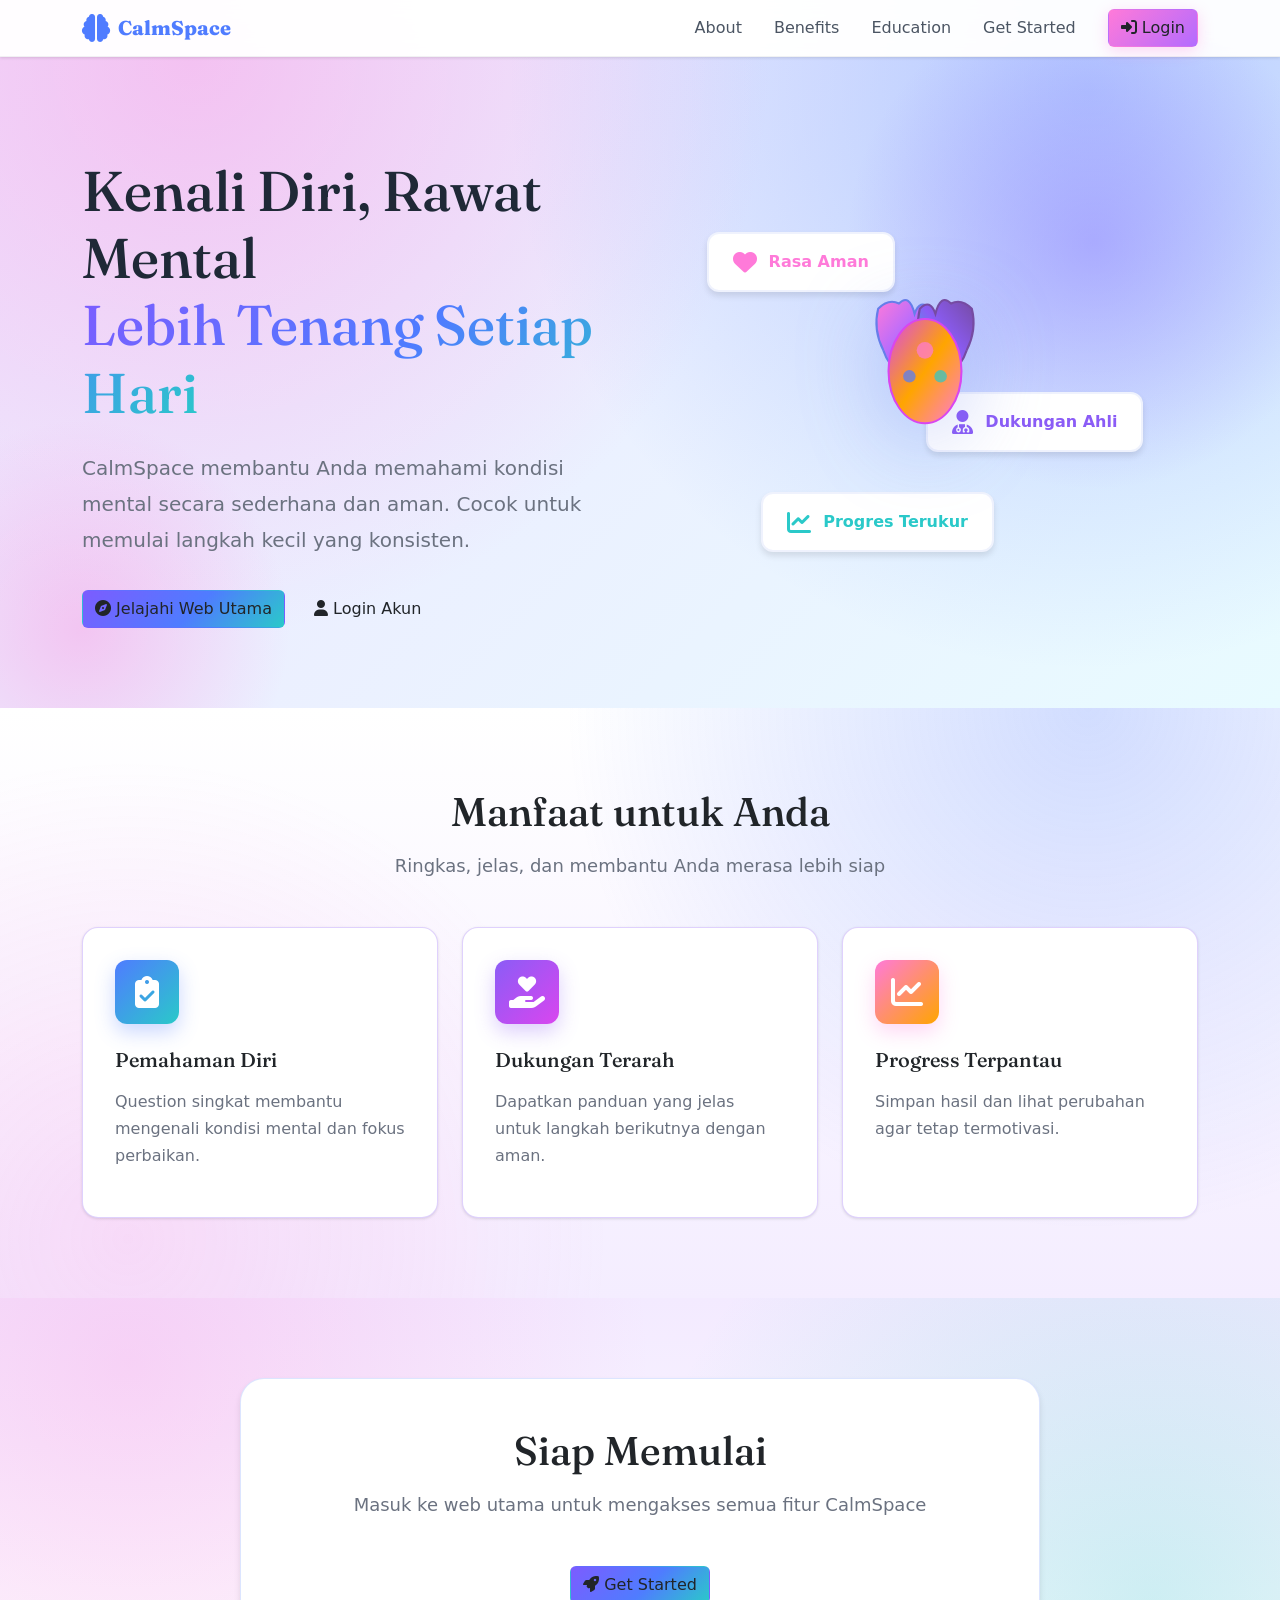
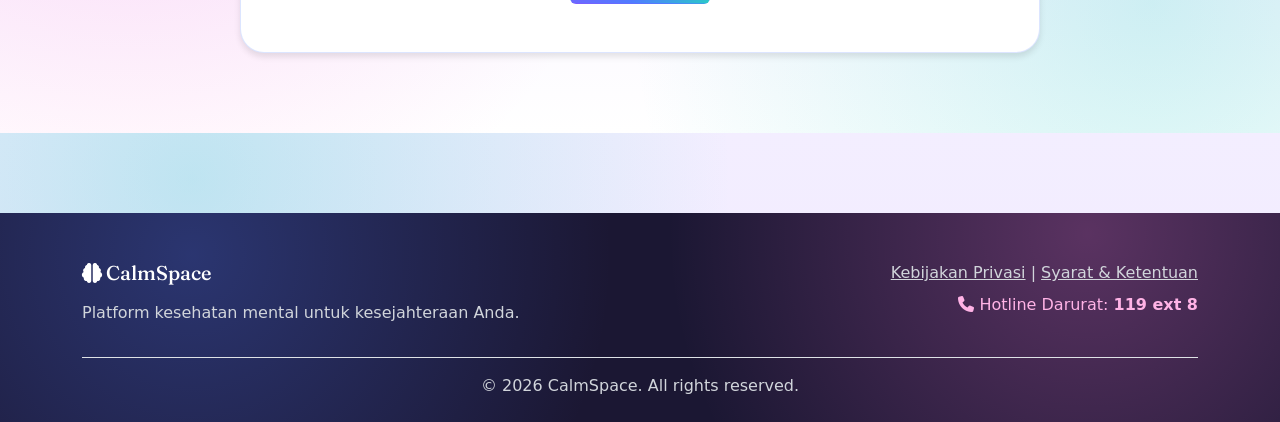
<file: index.html>
<!DOCTYPE html>
<html lang="id">
<head>
    <meta charset="UTF-8">
    <meta name="viewport" content="width=device-width, initial-scale=1.0">
    <meta name="description" content="CalmSpace - Platform kesehatan mental untuk asesmen dan dukungan">
    <meta name="keywords" content="kesehatan mental, mental health, psikologi, konseling">
    <title>CalmSpace - Kenali dan Jaga Kesehatan Mental</title>

    <link rel="stylesheet" href="base.css">
    <link rel="stylesheet" href="index.css">
    <link href="https://cdn.jsdelivr.net/npm/bootstrap@5.3.0/dist/css/bootstrap.min.css" rel="stylesheet">
    <link href="https://fonts.googleapis.com/css2?family=Fraunces:wght@600;700;800&family=Space+Grotesk:wght@400;500;600;700&display=swap" rel="stylesheet">
    <link rel="stylesheet" href="https://cdnjs.cloudflare.com/ajax/libs/font-awesome/6.4.0/css/all.min.css">
</head>
<body>
    <nav class="navbar navbar-expand-lg navbar-light sticky-top">
        <div class="container">
            <a class="navbar-brand" href="index.html">
                <i class="fas fa-brain"></i> CalmSpace
            </a>
            <button class="navbar-toggler" type="button" data-bs-toggle="collapse" data-bs-target="#navbarNav">
                <span class="navbar-toggler-icon"></span>
            </button>
            <div class="collapse navbar-collapse" id="navbarNav">
                <ul class="navbar-nav ms-auto">
                    <li class="nav-item"><a class="nav-link" href="#kenalan">About</a></li>
                    <li class="nav-item"><a class="nav-link" href="#manfaat">Benefits</a></li>
                    <li class="nav-item"><a class="nav-link" href="education.html">Education</a></li>
                    <li class="nav-item"><a class="nav-link" href="#mulai">Get Started</a></li>
                </ul>
                <div class="ms-3 auth-buttons">
                    <div class="auth-hidden">
                        <a href="login.html" class="btn btn-login">
                            <i class="fas fa-sign-in-alt"></i> Login
                        </a>
                    </div>
                </div>
            </div>
        </div>
    </nav>

    <section class="intro" id="kenalan">
        <div class="container">
            <div class="row align-items-center">
                <div class="col-lg-6">
                    <div class="intro-content">
                        <h1 class="intro-title">
                            Kenali Diri, Rawat Mental<br>
                            <span class="gradient-text">Lebih Tenang Setiap Hari</span>
                        </h1>
                        <p class="intro-subtitle">
                            CalmSpace membantu Anda memahami kondisi mental secara sederhana dan aman. Cocok untuk memulai langkah kecil yang konsisten.
                        </p>
                        <div class="intro-buttons">
                            <a href="main.html" class="btn btn-primary-custom">
                                <i class="fas fa-compass"></i> Jelajahi Web Utama
                            </a>
                            <a href="login.html" class="btn btn-outline-custom">
                                <i class="fas fa-user"></i> Login Akun
                            </a>
                        </div>
                    </div>
                </div>
                <div class="col-lg-6">
                    <div class="intro-illustration">
                        <div class="floating-card card-1">
                            <i class="fas fa-heart"></i>
                            <span>Rasa Aman</span>
                        </div>
                        <div class="floating-card card-2">
                            <i class="fas fa-user-md"></i>
                            <span>Dukungan Ahli</span>
                        </div>
                        <div class="floating-card card-3">
                            <i class="fas fa-chart-line"></i>
                            <span>Progres Terukur</span>
                        </div>
                        <div class="intro-main-icon">
                            <svg class="brain-icon" viewBox="0 0 200 240" xmlns="http://www.w3.org/2000/svg">
                                <!-- Left hemisphere -->
                                <g class="brain-left">
                                    <path d="M 60 80 Q 50 60 55 40 Q 65 30 75 35 Q 85 25 90 45 Q 95 30 105 40 Q 110 60 100 80 Q 90 95 75 100 Q 65 95 60 80" 
                                          fill="url(#gradientLeft)" stroke="#667eea" stroke-width="2"/>
                                </g>
                                <!-- Right hemisphere -->
                                <g class="brain-right">
                                    <path d="M 140 80 Q 150 60 145 40 Q 135 30 125 35 Q 115 25 110 45 Q 105 30 95 40 Q 90 60 100 80 Q 110 95 125 100 Q 135 95 140 80" 
                                          fill="url(#gradientRight)" stroke="#764ba2" stroke-width="2"/>
                                </g>
                                <!-- Brain core -->
                                <ellipse cx="100" cy="100" rx="35" ry="50" fill="url(#gradientCore)" stroke="#D946EF" stroke-width="2" class="brain-core"/>
                                <!-- Pulsing orbs -->
                                <circle cx="100" cy="80" r="8" fill="#FF7AD9" opacity="0.7" class="pulse-1"/>
                                <circle cx="85" cy="105" r="6" fill="#4F7CFF" opacity="0.7" class="pulse-2"/>
                                <circle cx="115" cy="105" r="6" fill="#2AC9C9" opacity="0.7" class="pulse-3"/>
                                <!-- Defs for gradients -->
                                <defs>
                                    <linearGradient id="gradientLeft" x1="0%" y1="0%" x2="100%" y2="100%">
                                        <stop offset="0%" stop-color="#FF7AD9" />
                                        <stop offset="50%" stop-color="#B36BFF" />
                                        <stop offset="100%" stop-color="#667eea" />
                                    </linearGradient>
                                    <linearGradient id="gradientRight" x1="100%" y1="0%" x2="0%" y2="100%">
                                        <stop offset="0%" stop-color="#764ba2" />
                                        <stop offset="50%" stop-color="#8B5CF6" />
                                        <stop offset="100%" stop-color="#2AC9C9" />
                                    </linearGradient>
                                    <linearGradient id="gradientCore" x1="0%" y1="0%" x2="100%" y2="100%">
                                        <stop offset="0%" stop-color="#D946EF" />
                                        <stop offset="50%" stop-color="#FFA500" />
                                        <stop offset="100%" stop-color="#FF7AD9" />
                                    </linearGradient>
                                </defs>
                            </svg>
                        </div>
                    </div>
                </div>
            </div>
        </div>
    </section>

    <section class="features" id="manfaat">
        <div class="container">
            <div class="section-header">
                <h2>Manfaat untuk Anda</h2>
                <p>Ringkas, jelas, dan membantu Anda merasa lebih siap</p>
            </div>
            <div class="row g-4">
                <div class="col-md-4">
                    <div class="feature-card">
                        <div class="feature-icon icon-blue">
                            <i class="fas fa-clipboard-check"></i>
                        </div>
                        <h3>Pemahaman Diri</h3>
                        <p>Question singkat membantu mengenali kondisi mental dan fokus perbaikan.</p>
                    </div>
                </div>
                <div class="col-md-4">
                    <div class="feature-card">
                        <div class="feature-icon icon-purple">
                            <i class="fas fa-hand-holding-heart"></i>
                        </div>
                        <h3>Dukungan Terarah</h3>
                        <p>Dapatkan panduan yang jelas untuk langkah berikutnya dengan aman.</p>
                    </div>
                </div>
                <div class="col-md-4">
                    <div class="feature-card">
                        <div class="feature-icon icon-pink">
                            <i class="fas fa-chart-line"></i>
                        </div>
                        <h3>Progress Terpantau</h3>
                        <p>Simpan hasil dan lihat perubahan agar tetap termotivasi.</p>
                    </div>
                </div>
            </div>
        </div>
    </section>

    <section class="quiz-section" id="mulai">
        <div class="container">
            <div class="quiz-wrapper">
                <div class="section-header">
                    <h2>Siap Memulai</h2>
                    <p>Masuk ke web utama untuk mengakses semua fitur CalmSpace</p>
                </div>
                <div class="text-center">
                    <a href="main.html" class="btn btn-primary-custom">
                        <i class="fas fa-rocket"></i> Get Started
                    </a>
                </div>
            </div>
        </div>
    </section>

    <footer class="footer">
        <div class="container">
            <div class="row">
                <div class="col-md-6">
                    <h5><i class="fas fa-brain"></i> CalmSpace</h5>
                    <p>Platform kesehatan mental untuk kesejahteraan Anda.</p>
                </div>
                <div class="col-md-6 text-md-end">
                    <p class="mb-2">
                        <a href="#privacy">Kebijakan Privasi</a> |
                        <a href="#terms">Syarat & Ketentuan</a>
                    </p>
                    <p class="hotline">
                        <i class="fas fa-phone"></i> Hotline Darurat: <strong>119 ext 8</strong>
                    </p>
                </div>
            </div>
            <div class="text-center mt-3 pt-3 border-top">
                <p class="mb-0">&copy; 2026 CalmSpace. All rights reserved.</p>
            </div>
        </div>
    </footer>

    <script src="https://cdn.jsdelivr.net/npm/bootstrap@5.3.0/dist/js/bootstrap.bundle.min.js"></script>
</body>
</html>
</file>
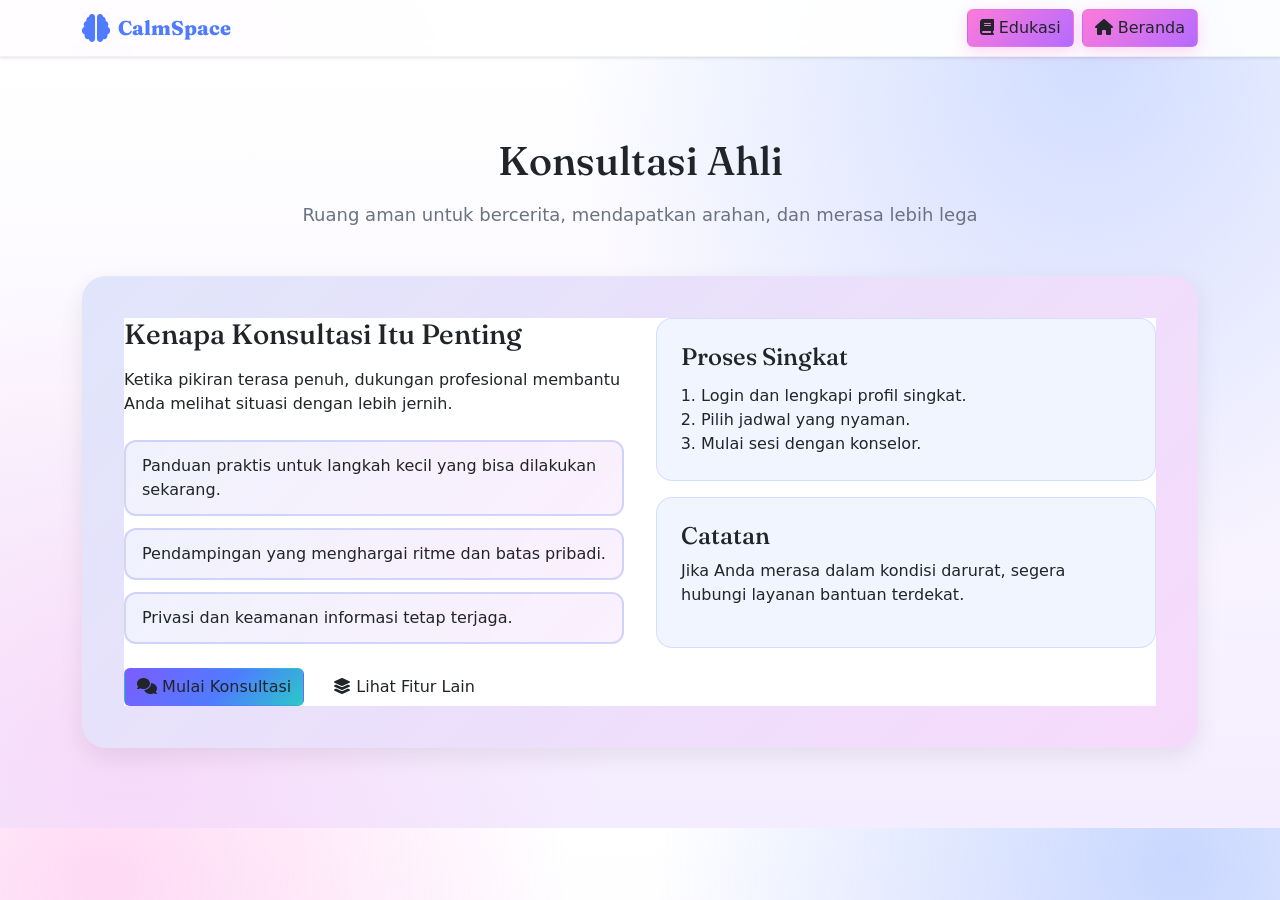
<file: consultation.html>
<!DOCTYPE html>
<html lang="id">
<head>
    <meta charset="UTF-8">
    <meta name="viewport" content="width=device-width, initial-scale=1.0">
    <meta name="description" content="CalmSpace - Konsultasi ahli">
    <title>Konsultasi Ahli - CalmSpace</title>

    <link rel="stylesheet" href="base.css">
    <link rel="stylesheet" href="consultation.css">
    <link href="https://cdn.jsdelivr.net/npm/bootstrap@5.3.0/dist/css/bootstrap.min.css" rel="stylesheet">
    <link href="https://fonts.googleapis.com/css2?family=Fraunces:wght@600;700;800&family=Space+Grotesk:wght@400;500;600;700&display=swap" rel="stylesheet">
    <link rel="stylesheet" href="https://cdnjs.cloudflare.com/ajax/libs/font-awesome/6.4.0/css/all.min.css">
</head>
<body>
    <nav class="navbar navbar-expand-lg navbar-light sticky-top">
        <div class="container">
            <a class="navbar-brand" href="index.html">
                <i class="fas fa-brain"></i> CalmSpace
            </a>
            <div class="ms-auto d-flex gap-2">
                <a href="education.html" class="btn btn-login">
                    <i class="fas fa-book"></i> Edukasi
                </a>
                <a href="index.html" class="btn btn-login">
                    <i class="fas fa-home"></i> Beranda
                </a>
            </div>
        </div>
    </nav>

    <section class="features">
        <div class="container">
            <div class="section-header">
                <h2>Konsultasi Ahli</h2>
                <p>Ruang aman untuk bercerita, mendapatkan arahan, dan merasa lebih lega</p>
            </div>

            <div class="consultation-hero">
                <div class="consultation-content">
                    <h3>Kenapa Konsultasi Itu Penting</h3>
                    <p>Ketika pikiran terasa penuh, dukungan profesional membantu Anda melihat situasi dengan lebih jernih.</p>
                    <ul class="consultation-points">
                        <li>Panduan praktis untuk langkah kecil yang bisa dilakukan sekarang.</li>
                        <li>Pendampingan yang menghargai ritme dan batas pribadi.</li>
                        <li>Privasi dan keamanan informasi tetap terjaga.</li>
                    </ul>
                    <div class="consultation-actions">
                        <a href="login.html" class="btn btn-primary-custom">
                            <i class="fas fa-comments"></i> Mulai Konsultasi
                        </a>
                        <a href="main.html" class="btn btn-outline-custom">
                            <i class="fas fa-layer-group"></i> Lihat Fitur Lain
                        </a>
                    </div>
                </div>
                <div class="consultation-aside">
                    <div class="consultation-highlight">
                        <h4>Proses Singkat</h4>
                        <ol class="consultation-steps">
                            <li>Login dan lengkapi profil singkat.</li>
                            <li>Pilih jadwal yang nyaman.</li>
                            <li>Mulai sesi dengan konselor.</li>
                        </ol>
                    </div>
                    <div class="consultation-note">
                        <h4>Catatan</h4>
                        <p>Jika Anda merasa dalam kondisi darurat, segera hubungi layanan bantuan terdekat.</p>
                    </div>
                </div>
            </div>
        </div>
    </section>

    <script src="https://cdn.jsdelivr.net/npm/bootstrap@5.3.0/dist/js/bootstrap.bundle.min.js"></script>
</body>
</html>
</file>
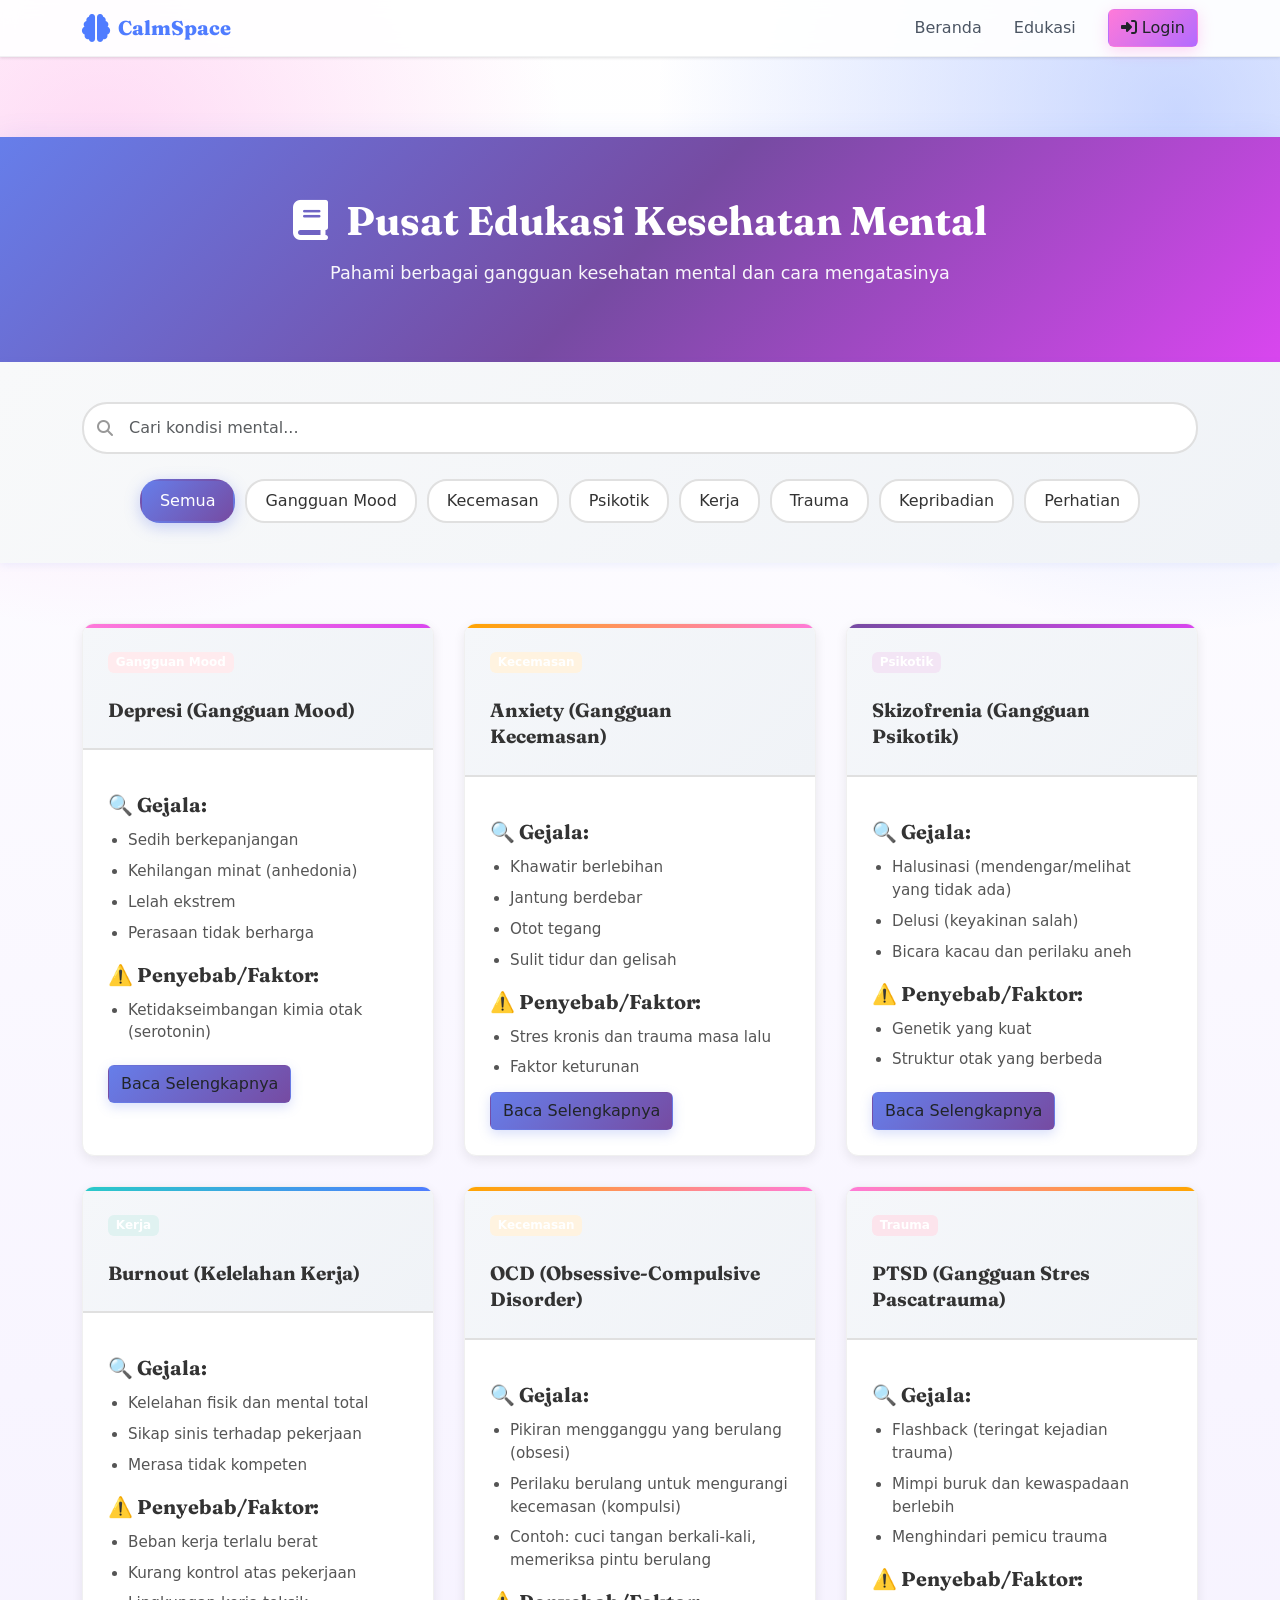
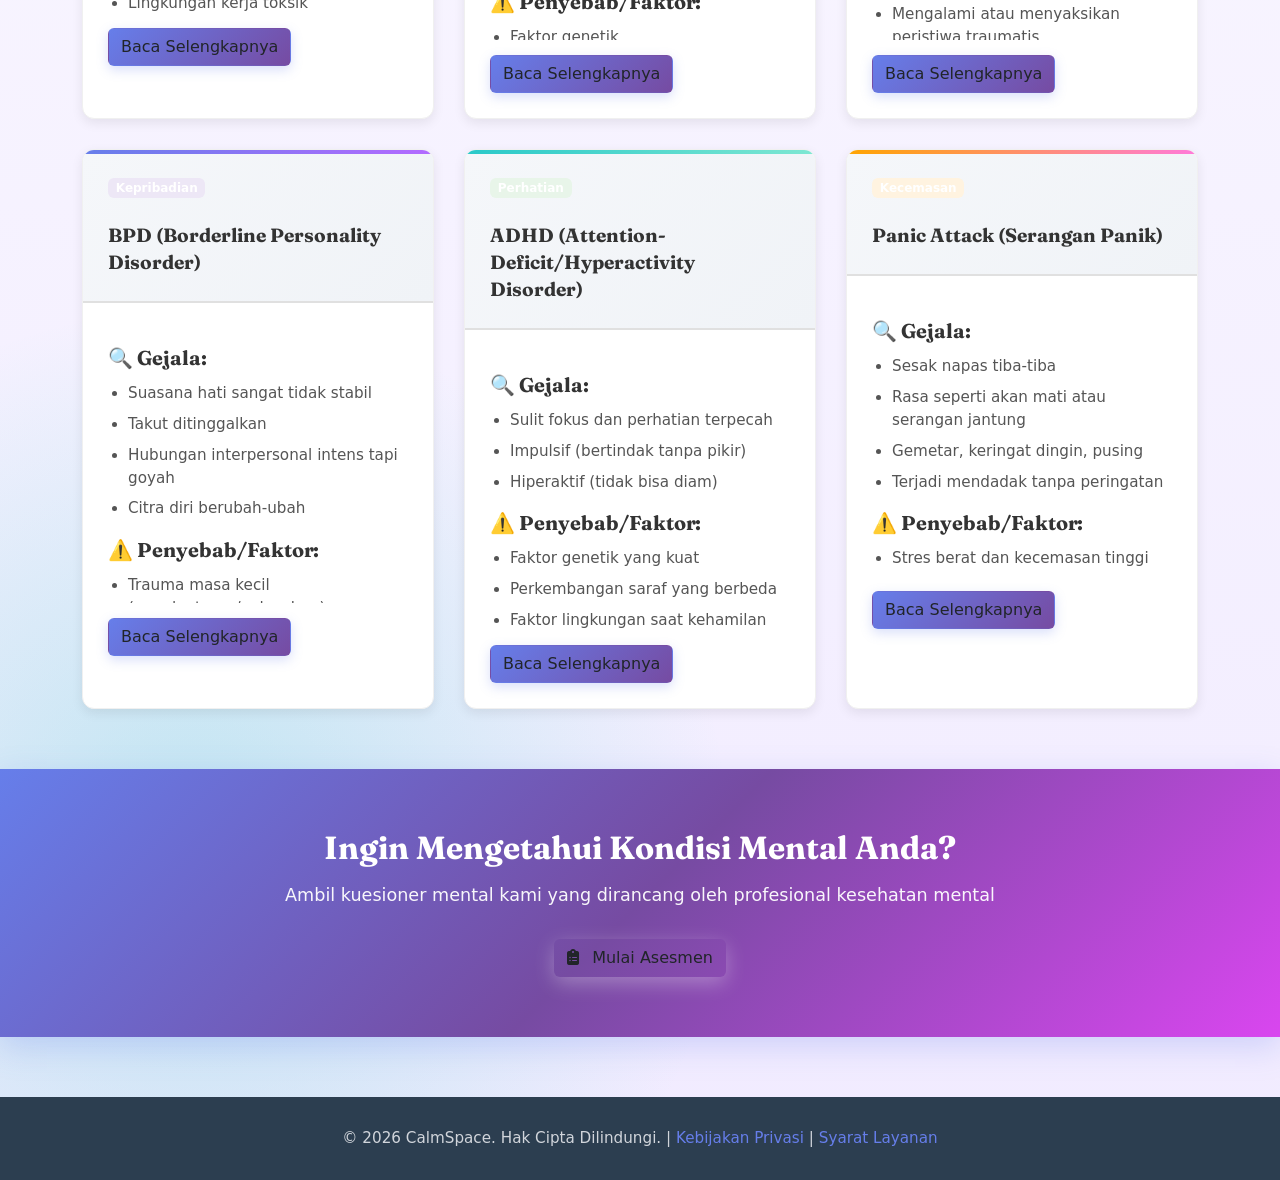
<file: education.html>
<!DOCTYPE html>
<html lang="id">
<head>
    <meta charset="UTF-8">
    <meta name="viewport" content="width=device-width, initial-scale=1.0">
    <meta name="description" content="CalmSpace - Edukasi kesehatan mental dan tips wellness">
    <title>Edukasi - CalmSpace</title>

    <!-- External CSS -->
    <link rel="stylesheet" href="base.css">
    <link rel="stylesheet" href="education.css">

    <!-- Bootstrap CSS -->
    <link href="https://cdn.jsdelivr.net/npm/bootstrap@5.3.0/dist/css/bootstrap.min.css" rel="stylesheet">

    <!-- Google Fonts -->
    <link href="https://fonts.googleapis.com/css2?family=Fraunces:wght@600;700;800&family=Space+Grotesk:wght@400;500;600;700&display=swap" rel="stylesheet">

    <!-- Font Awesome -->
    <link rel="stylesheet" href="https://cdnjs.cloudflare.com/ajax/libs/font-awesome/6.4.0/css/all.min.css">
</head>
<body>
    <!-- Navigation -->
    <nav class="navbar navbar-expand-lg navbar-light sticky-top">
        <div class="container">
            <a class="navbar-brand" href="index.html">
                <i class="fas fa-brain"></i> CalmSpace
            </a>
            <button class="navbar-toggler" type="button" data-bs-toggle="collapse" data-bs-target="#navbarNav">
                <span class="navbar-toggler-icon"></span>
            </button>
            <div class="collapse navbar-collapse" id="navbarNav">
                <ul class="navbar-nav ms-auto">
                    <li class="nav-item"><a class="nav-link" href="index.html">Beranda</a></li>
                    <li class="nav-item"><a class="nav-link active" href="education.html">Edukasi</a></li>
                </ul>
                <div class="ms-3 auth-buttons">
                    <div class="auth-hidden">
                        <a href="login.html" class="btn btn-login">
                            <i class="fas fa-sign-in-alt"></i> Login
                        </a>
                    </div>
                </div>
            </div>
        </div>
    </nav>

    <!-- Education Header -->
    <section class="education-header">
        <div class="container">
            <div class="header-content">
                <h1><i class="fas fa-book"></i> Pusat Edukasi Kesehatan Mental</h1>
                <p>Pahami berbagai gangguan kesehatan mental dan cara mengatasinya</p>
            </div>
        </div>
    </section>

    <!-- Search & Filter Section -->
    <section class="search-section">
        <div class="container">
            <div class="search-box">
                <input type="text" id="searchInput" placeholder="Cari kondisi mental..." class="form-control">
                <i class="fas fa-search"></i>
            </div>
            <div class="category-filters">
                <button class="filter-btn active" data-category="semua">Semua</button>
                <button class="filter-btn" data-category="mood">Gangguan Mood</button>
                <button class="filter-btn" data-category="anxiety">Kecemasan</button>
                <button class="filter-btn" data-category="psychotic">Psikotik</button>
                <button class="filter-btn" data-category="work">Kerja</button>
                <button class="filter-btn" data-category="trauma">Trauma</button>
                <button class="filter-btn" data-category="personality">Kepribadian</button>
                <button class="filter-btn" data-category="attention">Perhatian</button>
            </div>
        </div>
    </section>

    <!-- Education Content -->
    <section class="education-content">
        <div class="container">
            <div class="articles-grid">
                <!-- 1. Depresi -->
                <article class="article-card" data-category="mood">
                    <div class="article-header">
                        <span class="badge badge-mood">Gangguan Mood</span>
                        <h3>Depresi (Gangguan Mood)</h3>
                    </div>
                    <div class="article-body">
                        <h5>🔍 Gejala:</h5>
                        <ul>
                            <li>Sedih berkepanjangan</li>
                            <li>Kehilangan minat (anhedonia)</li>
                            <li>Lelah ekstrem</li>
                            <li>Perasaan tidak berharga</li>
                        </ul>
                        <h5>⚠️ Penyebab/Faktor:</h5>
                        <ul>
                            <li>Ketidakseimbangan kimia otak (serotonin)</li>
                            <li>Trauma dan faktor genetik</li>
                            <li>Tekanan ekonomi dan lingkungan</li>
                        </ul>
                        <h5>💡 Cara Mengatasi:</h5>
                        <ul>
                            <li><strong>Psikoterapi (CBT)</strong> - perubahan pola pikir</li>
                            <li><strong>Obat antidepresan</strong> - resep dokter</li>
                            <li><strong>Dukungan sosial</strong> dan aktivitas fisik ringan</li>
                        </ul>
                    </div>
                    <button class="btn btn-more" onclick="expandArticle(this)">Baca Selengkapnya</button>
                </article>

                <!-- 2. Anxiety Disorder -->
                <article class="article-card" data-category="anxiety">
                    <div class="article-header">
                        <span class="badge badge-anxiety">Kecemasan</span>
                        <h3>Anxiety (Gangguan Kecemasan)</h3>
                    </div>
                    <div class="article-body">
                        <h5>🔍 Gejala:</h5>
                        <ul>
                            <li>Khawatir berlebihan</li>
                            <li>Jantung berdebar</li>
                            <li>Otot tegang</li>
                            <li>Sulit tidur dan gelisah</li>
                        </ul>
                        <h5>⚠️ Penyebab/Faktor:</h5>
                        <ul>
                            <li>Stres kronis dan trauma masa lalu</li>
                            <li>Faktor keturunan</li>
                            <li>Konsumsi kafein/alkohol berlebih</li>
                        </ul>
                        <h5>💡 Cara Mengatasi:</h5>
                        <ul>
                            <li><strong>Teknik pernapasan</strong> dan meditasi</li>
                            <li><strong>Terapi paparan</strong> untuk mengurangi fobia</li>
                            <li><strong>Batasi pemicu stres</strong> dan istirahat cukup</li>
                        </ul>
                    </div>
                    <button class="btn btn-more" onclick="expandArticle(this)">Baca Selengkapnya</button>
                </article>

                <!-- 3. Skizofrenia -->
                <article class="article-card" data-category="psychotic">
                    <div class="article-header">
                        <span class="badge badge-psychotic">Psikotik</span>
                        <h3>Skizofrenia (Gangguan Psikotik)</h3>
                    </div>
                    <div class="article-body">
                        <h5>🔍 Gejala:</h5>
                        <ul>
                            <li>Halusinasi (mendengar/melihat yang tidak ada)</li>
                            <li>Delusi (keyakinan salah)</li>
                            <li>Bicara kacau dan perilaku aneh</li>
                        </ul>
                        <h5>⚠️ Penyebab/Faktor:</h5>
                        <ul>
                            <li>Genetik yang kuat</li>
                            <li>Struktur otak yang berbeda</li>
                            <li>Komplikasi kelahiran atau penggunaan narkoba</li>
                        </ul>
                        <h5>💡 Cara Mengatasi:</h5>
                        <ul>
                            <li><strong>Obat antipsikotik</strong> (wajib dan resep dokter)</li>
                            <li><strong>Terapi psikososial</strong></li>
                            <li><strong>Dukungan keluarga</strong> yang intens</li>
                        </ul>
                    </div>
                    <button class="btn btn-more" onclick="expandArticle(this)">Baca Selengkapnya</button>
                </article>

                <!-- 4. Burnout -->
                <article class="article-card" data-category="work">
                    <div class="article-header">
                        <span class="badge badge-work">Kerja</span>
                        <h3>Burnout (Kelelahan Kerja)</h3>
                    </div>
                    <div class="article-body">
                        <h5>🔍 Gejala:</h5>
                        <ul>
                            <li>Kelelahan fisik dan mental total</li>
                            <li>Sikap sinis terhadap pekerjaan</li>
                            <li>Merasa tidak kompeten</li>
                        </ul>
                        <h5>⚠️ Penyebab/Faktor:</h5>
                        <ul>
                            <li>Beban kerja terlalu berat</li>
                            <li>Kurang kontrol atas pekerjaan</li>
                            <li>Lingkungan kerja toksik</li>
                        </ul>
                        <h5>💡 Cara Mengatasi:</h5>
                        <ul>
                            <li><strong>Ambil cuti/istirahat</strong> berkala</li>
                            <li><strong>Tetapkan batasan (boundaries)</strong> kerja</li>
                            <li><strong>Delegasikan tugas</strong> dan atur prioritas</li>
                        </ul>
                    </div>
                    <button class="btn btn-more" onclick="expandArticle(this)">Baca Selengkapnya</button>
                </article>

                <!-- 5. OCD -->
                <article class="article-card" data-category="anxiety">
                    <div class="article-header">
                        <span class="badge badge-anxiety">Kecemasan</span>
                        <h3>OCD (Obsessive-Compulsive Disorder)</h3>
                    </div>
                    <div class="article-body">
                        <h5>🔍 Gejala:</h5>
                        <ul>
                            <li>Pikiran mengganggu yang berulang (obsesi)</li>
                            <li>Perilaku berulang untuk mengurangi kecemasan (kompulsi)</li>
                            <li>Contoh: cuci tangan berkali-kali, memeriksa pintu berulang</li>
                        </ul>
                        <h5>⚠️ Penyebab/Faktor:</h5>
                        <ul>
                            <li>Faktor genetik</li>
                            <li>Kelainan fungsi otak (frontal cortex)</li>
                            <li>Faktor lingkungan</li>
                        </ul>
                        <h5>💡 Cara Mengatasi:</h5>
                        <ul>
                            <li><strong>Terapi ERP</strong> (Exposure and Response Prevention)</li>
                            <li><strong>Obat-obatan</strong> dari dokter (SSRI)</li>
                            <li><strong>Terapi kognitif</strong> untuk pola pikir</li>
                        </ul>
                    </div>
                    <button class="btn btn-more" onclick="expandArticle(this)">Baca Selengkapnya</button>
                </article>

                <!-- 6. PTSD -->
                <article class="article-card" data-category="trauma">
                    <div class="article-header">
                        <span class="badge badge-trauma">Trauma</span>
                        <h3>PTSD (Gangguan Stres Pascatrauma)</h3>
                    </div>
                    <div class="article-body">
                        <h5>🔍 Gejala:</h5>
                        <ul>
                            <li>Flashback (teringat kejadian trauma)</li>
                            <li>Mimpi buruk dan kewaspadaan berlebih</li>
                            <li>Menghindari pemicu trauma</li>
                        </ul>
                        <h5>⚠️ Penyebab/Faktor:</h5>
                        <ul>
                            <li>Mengalami atau menyaksikan peristiwa traumatis</li>
                            <li>Kecelakaan, perang, pelecehan, kehilangan</li>
                        </ul>
                        <h5>💡 Cara Mengatasi:</h5>
                        <ul>
                            <li><strong>Terapi EMDR</strong> (Eye Movement Desensitization and Reprocessing)</li>
                            <li><strong>Psikoterapi trauma</strong> dan grounding techniques</li>
                            <li><strong>Obat-obatan</strong> jika diperlukan</li>
                        </ul>
                    </div>
                    <button class="btn btn-more" onclick="expandArticle(this)">Baca Selengkapnya</button>
                </article>

                <!-- 7. BPD -->
                <article class="article-card" data-category="personality">
                    <div class="article-header">
                        <span class="badge badge-personality">Kepribadian</span>
                        <h3>BPD (Borderline Personality Disorder)</h3>
                    </div>
                    <div class="article-body">
                        <h5>🔍 Gejala:</h5>
                        <ul>
                            <li>Suasana hati sangat tidak stabil</li>
                            <li>Takut ditinggalkan</li>
                            <li>Hubungan interpersonal intens tapi goyah</li>
                            <li>Citra diri berubah-ubah</li>
                        </ul>
                        <h5>⚠️ Penyebab/Faktor:</h5>
                        <ul>
                            <li>Trauma masa kecil (penelantaran/pelecehan)</li>
                            <li>Faktor genetik</li>
                            <li>Regulasi emosi di otak yang terganggu</li>
                        </ul>
                        <h5>💡 Cara Mengatasi:</h5>
                        <ul>
                            <li><strong>Terapi DBT</strong> (Dialectical Behavior Therapy) - standar emas</li>
                            <li><strong>Psikoterapi individual</strong> dan terapi kelompok</li>
                            <li><strong>Obat-obatan</strong> untuk gejala spesifik</li>
                        </ul>
                    </div>
                    <button class="btn btn-more" onclick="expandArticle(this)">Baca Selengkapnya</button>
                </article>

                <!-- 8. ADHD -->
                <article class="article-card" data-category="attention">
                    <div class="article-header">
                        <span class="badge badge-attention">Perhatian</span>
                        <h3>ADHD (Attention-Deficit/Hyperactivity Disorder)</h3>
                    </div>
                    <div class="article-body">
                        <h5>🔍 Gejala:</h5>
                        <ul>
                            <li>Sulit fokus dan perhatian terpecah</li>
                            <li>Impulsif (bertindak tanpa pikir)</li>
                            <li>Hiperaktif (tidak bisa diam)</li>
                        </ul>
                        <h5>⚠️ Penyebab/Faktor:</h5>
                        <ul>
                            <li>Faktor genetik yang kuat</li>
                            <li>Perkembangan saraf yang berbeda</li>
                            <li>Faktor lingkungan saat kehamilan</li>
                        </ul>
                        <h5>💡 Cara Mengatasi:</h5>
                        <ul>
                            <li><strong>Terapi perilaku</strong> dan pola pikir</li>
                            <li><strong>Pengaturan struktur harian</strong> yang ketat</li>
                            <li><strong>Obat stimulan</strong> (resep dokter)</li>
                        </ul>
                    </div>
                    <button class="btn btn-more" onclick="expandArticle(this)">Baca Selengkapnya</button>
                </article>

                <!-- 9. Panic Attack -->
                <article class="article-card" data-category="anxiety">
                    <div class="article-header">
                        <span class="badge badge-anxiety">Kecemasan</span>
                        <h3>Panic Attack (Serangan Panik)</h3>
                    </div>
                    <div class="article-body">
                        <h5>🔍 Gejala:</h5>
                        <ul>
                            <li>Sesak napas tiba-tiba</li>
                            <li>Rasa seperti akan mati atau serangan jantung</li>
                            <li>Gemetar, keringat dingin, pusing</li>
                            <li>Terjadi mendadak tanpa peringatan</li>
                        </ul>
                        <h5>⚠️ Penyebab/Faktor:</h5>
                        <ul>
                            <li>Stres berat dan kecemasan tinggi</li>
                            <li>Faktor genetik</li>
                            <li>Bagian dari Panic Disorder</li>
                        </ul>
                        <h5>💡 Cara Mengatasi:</h5>
                        <ul>
                            <li><strong>Tarik napas dalam</strong> - teknik 4-7-8</li>
                            <li><strong>Sadari tidak mematikan</strong> - serangan akan berlalu</li>
                            <li><strong>Teknik grounding 5-4-3-2-1</strong> (gunakan 5 indera)</li>
                        </ul>
                    </div>
                    <button class="btn btn-more" onclick="expandArticle(this)">Baca Selengkapnya</button>
                </article>
            </div>
        </div>
    </section>

    <!-- CTA Section -->
    <section class="cta-education">
        <div class="container">
            <div class="cta-content">
                <h2>Ingin Mengetahui Kondisi Mental Anda?</h2>
                <p>Ambil kuesioner mental kami yang dirancang oleh profesional kesehatan mental</p>
                <div class="cta-buttons">
                    <a href="quiz.html" class="btn btn-primary-cta">
                        <i class="fas fa-clipboard-list"></i> Mulai Asesmen
                    </a>
                </div>
            </div>
        </div>
    </section>

    <!-- Footer -->
    <footer class="footer">
        <div class="container">
            <div class="footer-content">
                <p>&copy; 2026 CalmSpace. Hak Cipta Dilindungi. | <a href="#">Kebijakan Privasi</a> | <a href="#">Syarat Layanan</a></p>
            </div>
        </div>
    </footer>

    <!-- Scripts -->
    <script src="https://cdn.jsdelivr.net/npm/bootstrap@5.3.0/dist/js/bootstrap.bundle.min.js"></script>
    <script>
        // Search functionality
        document.getElementById('searchInput').addEventListener('keyup', filterArticles);

        // Category filter functionality
        document.querySelectorAll('.filter-btn').forEach(btn => {
            btn.addEventListener('click', function() {
                document.querySelectorAll('.filter-btn').forEach(b => b.classList.remove('active'));
                this.classList.add('active');
                filterArticles();
            });
        });

        function filterArticles() {
            const searchTerm = document.getElementById('searchInput').value.toLowerCase();
            const selectedCategory = document.querySelector('.filter-btn.active').dataset.category;
            
            document.querySelectorAll('.article-card').forEach(card => {
                const category = card.dataset.category;
                const title = card.querySelector('h3').textContent.toLowerCase();
                const body = card.querySelector('.article-body').textContent.toLowerCase();
                
                const matchCategory = selectedCategory === 'semua' || category === selectedCategory;
                const matchSearch = title.includes(searchTerm) || body.includes(searchTerm);
                
                card.style.display = matchCategory && matchSearch ? 'block' : 'none';
            });
        }

        function expandArticle(button) {
            const card = button.closest('.article-card');
            const isExpanded = card.classList.contains('expanded');
            
            if (isExpanded) {
                card.classList.remove('expanded');
                button.textContent = 'Baca Selengkapnya';
            } else {
                card.classList.add('expanded');
                button.textContent = 'Tampilkan Lebih Sedikit';
                // Scroll ke artikel
                setTimeout(() => {
                    card.scrollIntoView({ behavior: 'smooth', block: 'start' });
                }, 100);
            }
        }
    </script>
</body>
</html>
</file>
<file: base.css>
:root {
    /* Primary Colors - Soft Gen Z Gradients */
    --primary-blue: #4F7CFF;
    --primary-purple: #8B5CF6;
    --primary-teal: #2AC9C9;
    --primary-pink: #FF7AD9;
    
    /* Secondary Colors */
    --secondary-pink: #FFB3E6;
    --secondary-orange: #FFC6A8;
    --secondary-green: #7EE7D2;
    
    /* Neutral Colors */
    --gray-50: #F9FAFB;
    --gray-100: #F3F4F6;
    --gray-200: #E5E7EB;
    --gray-300: #D1D5DB;
    --gray-600: #6B7280;
    --gray-700: #4B5563;
    --gray-900: #1F2937;
    
    /* Gradients - Soft Gen Z */
    --gradient-primary: linear-gradient(135deg, #7C5CFF 0%, #4F7CFF 55%, #2AC9C9 100%);
    --gradient-pink-purple: linear-gradient(135deg, #FF7AD9 0%, #B36BFF 100%);
    --gradient-purple-blue: linear-gradient(135deg, #8B5CF6 0%, #4F7CFF 100%);
    --gradient-blue-teal: linear-gradient(135deg, #4F7CFF 0%, #2AC9C9 100%);
    --gradient-hero: radial-gradient(700px circle at 10% 20%, rgba(255, 122, 217, 0.18), transparent 60%),
                     radial-gradient(700px circle at 85% 10%, rgba(79, 124, 255, 0.18), transparent 55%),
                     linear-gradient(135deg, #F7F3FF 0%, #F0FBFF 100%);
    
    /* Shadows */
    --shadow-sm: 0 1px 3px rgba(0, 0, 0, 0.12);
    --shadow-md: 0 4px 6px rgba(0, 0, 0, 0.1);
    --shadow-lg: 0 10px 25px rgba(0, 0, 0, 0.15);
    --shadow-colored: 0 12px 28px rgba(124, 92, 255, 0.25);
    
    /* Border Radius */
    --radius-sm: 8px;
    --radius-md: 12px;
    --radius-lg: 16px;
    --radius-xl: 24px;
    --radius-full: 9999px;
}

/* Global base styles */
* {
    margin: 0;
    padding: 0;
    box-sizing: border-box;
}

body {
    font-family: 'Space Grotesk', -apple-system, BlinkMacSystemFont, sans-serif;
    line-height: 1.6;
    color: var(--gray-900);
    background:
        radial-gradient(800px circle at 8% 6%, rgba(255, 122, 217, 0.28), transparent 58%),
        radial-gradient(900px circle at 92% 4%, rgba(79, 124, 255, 0.3), transparent 58%),
        radial-gradient(900px circle at 15% 88%, rgba(42, 201, 201, 0.26), transparent 60%),
        linear-gradient(180deg, #FFFFFF 0%, #F1EBFF 100%);
}

h1, h2, h3, h4, h5, h6 {
    font-family: 'Fraunces', serif;
    font-weight: 700;
    line-height: 1.2;
}

a {
    text-decoration: none;
    color: var(--primary-blue);
    transition: color 0.3s ease;
}

a:hover {
    color: var(--primary-purple);
}

/* Navbar layout and interactions */
.navbar {
    background: rgba(255, 255, 255, 0.92);
    backdrop-filter: blur(10px);
    box-shadow: var(--shadow-sm);
    padding: 1rem 0;
    border-bottom: 1px solid rgba(27, 36, 48, 0.06);
}

.navbar-brand {
    font-family: 'Fraunces', serif;
    font-size: 1.5rem;
    font-weight: 800;
    color: var(--primary-blue) !important;
    display: flex;
    align-items: center;
    gap: 0.5rem;
}

.navbar-brand i {
    font-size: 1.75rem;
}

.nav-link {
    color: var(--gray-700) !important;
    font-weight: 500;
    padding: 0.5rem 1rem !important;
    position: relative;
    transition: all 0.3s ease;
}

.nav-link::after {
    content: '';
    position: absolute;
    bottom: 0;
    left: 1rem;
    width: 0;
    height: 2px;
    background: var(--gradient-primary);
    transition: width 0.3s ease;
}

.nav-link:hover::after {
    width: calc(100% - 2rem);
}

.nav-link:hover {
    color: var(--primary-blue) !important;
}

.btn-login {
    background: linear-gradient(135deg, #FF7AD9 0%, #B36BFF 100%);
    color: white;
    padding: 0.5rem 1.5rem;
    border-radius: var(--radius-full);
    font-weight: 600;
    border: none;
    transition: transform 0.2s ease, box-shadow 0.3s ease, filter 0.3s ease;
    box-shadow: 0 4px 15px rgba(255, 122, 217, 0.3);
}

.btn-login:hover {
    transform: translateY(-2px);
    box-shadow: 0 8px 25px rgba(255, 122, 217, 0.4);
    color: white;
    filter: brightness(1.1);
}

.btn-user {
    background: var(--gray-100);
    border: 1px solid var(--gray-200);
    padding: 0.5rem 1rem;
    border-radius: var(--radius-full);
    display: flex;
    align-items: center;
    gap: 0.5rem;
    transition: all 0.3s ease;
}

.btn-user:hover {
    background: var(--gray-200);
}

.user-avatar {
    width: 32px;
    height: 32px;
    border-radius: 50%;
    background: var(--gradient-primary);
    display: flex;
    align-items: center;
    justify-content: center;
    color: white;
    font-weight: 600;
    font-size: 0.875rem;
}

.user-menu-container {
    position: relative;
}

.user-dropdown {
    position: absolute;
    top: calc(100% + 0.5rem);
    right: 0;
    background: white;
    border-radius: var(--radius-md);
    box-shadow: var(--shadow-lg);
    padding: 0.5rem;
    min-width: 220px;
    display: none;
    z-index: 1000;
}

.user-dropdown.show {
    display: block;
}

.dropdown-item {
    padding: 0.75rem 1rem;
    border-radius: var(--radius-sm);
    display: flex;
    align-items: center;
    gap: 0.75rem;
    color: var(--gray-700);
    cursor: pointer;
    transition: background 0.2s ease;
}

.dropdown-item:hover {
    background: var(--gray-100);
}

.dropdown-divider {
    height: 1px;
    background: var(--gray-200);
    margin: 0.5rem 0;
}

.btn-primary-custom {
    background: var(--gradient-primary);
    color: white;
    padding: 1rem 2rem;
    border-radius: var(--radius-md);
    font-weight: 600;
    border: none;
    transition: all 0.3s ease;
    display: inline-flex;
    align-items: center;
    gap: 0.5rem;
}

.btn-primary-custom:hover {
    transform: translateY(-2px);
    box-shadow: var(--shadow-colored);
    color: white;
}

.btn-outline-custom {
    background: rgba(255, 255, 255, 0.9);
    color: var(--primary-purple);
    padding: 1rem 2rem;
    border-radius: var(--radius-md);
    font-weight: 600;
    border: 2px solid rgba(139, 92, 246, 0.25);
    transition: all 0.3s ease;
    display: inline-flex;
    align-items: center;
    gap: 0.5rem;
}

.btn-outline-custom:hover {
    background: var(--gradient-purple-blue);
    color: white;
}

.gradient-text {
    background: var(--gradient-primary);
    -webkit-background-clip: text;
    -webkit-text-fill-color: transparent;
    background-clip: text;
}

/* Footer layout and links */
.footer {
    background:
        radial-gradient(700px circle at 15% 20%, rgba(79, 124, 255, 0.3), transparent 60%),
        radial-gradient(700px circle at 85% 10%, rgba(255, 122, 217, 0.28), transparent 60%),
        #1B1733;
    color: white;
    padding: 3rem 0 1.5rem;
    margin-top: 5rem;
}

.footer h5 {
    font-size: 1.25rem;
    margin-bottom: 1rem;
}

.footer p {
    color: var(--gray-300);
}

.footer a {
    color: var(--gray-300);
}

.footer a:hover {
    color: white;
}

.hotline {
    color: var(--secondary-pink) !important;
}

/* Utility visibility helpers */
.auth-hidden {
    display: block;
}

.auth-required {
    display: none;
}

@media (max-width: 576px) {
    .btn-primary-custom,
    .btn-outline-custom {
        padding: 0.875rem 1.5rem;
        font-size: 1rem;
    }
}
</file>
<file: index.css>
/* Intro layout and highlight visuals */
.intro {
    padding: 100px 0 80px;
    background:
        radial-gradient(1000px circle at 15% 0%, rgba(255, 122, 217, 0.35), transparent 58%),
        radial-gradient(1000px circle at 85% 5%, rgba(79, 124, 255, 0.35), transparent 58%),
        linear-gradient(135deg, #EEE6FF 0%, #E8FBFF 100%);
    position: relative;
    overflow: hidden;
}

.intro::before {
    content: '';
    position: absolute;
    top: -10%;
    right: -5%;
    width: 500px;
    height: 500px;
    background: radial-gradient(circle, rgba(124, 92, 255, 0.35) 0%, transparent 70%);
    border-radius: 50%;
    pointer-events: none;
    z-index: 0;
}

.intro::after {
    content: '';
    position: absolute;
    bottom: -20%;
    left: -10%;
    width: 420px;
    height: 420px;
    background: radial-gradient(circle, rgba(255, 122, 217, 0.35) 0%, transparent 70%);
    border-radius: 50%;
    pointer-events: none;
    z-index: 0;
}

.intro .container {
    position: relative;
    z-index: 1;
}

.intro-title {
    font-size: 3.5rem;
    margin-bottom: 1.5rem;
    color: var(--gray-900);
    animation: slide-in-left 0.8s ease-out;
}

.intro-subtitle {
    font-size: 1.25rem;
    color: var(--gray-600);
    margin-bottom: 2rem;
    line-height: 1.8;
    animation: slide-in-left 0.8s ease-out 0.15s both;
}

.intro-buttons {
    display: flex;
    gap: 1rem;
    flex-wrap: wrap;
    animation: fade-in-up 0.8s ease-out 0.3s both;
}

.intro-illustration {
    position: relative;
    height: 400px;
    display: flex;
    align-items: center;
    justify-content: center;
}

.intro-main-icon {
    width: 250px;
    height: 250px;
    display: flex;
    align-items: center;
    justify-content: center;
    animation: float-brain 4s ease-in-out infinite;
}

.brain-icon {
    width: 100%;
    height: 100%;
    filter: drop-shadow(0 20px 40px rgba(102, 126, 234, 0.3));
}

.brain-left {
    animation: pulse-side 2s ease-in-out infinite;
    transform-origin: center;
}

.brain-right {
    animation: pulse-side-reverse 2s ease-in-out infinite;
    transform-origin: center;
    animation-delay: 0.3s;
}

.brain-core {
    animation: glow-pulse 3s ease-in-out infinite;
}

.pulse-1 {
    animation: dot-pulse 1.5s ease-in-out infinite;
}

.pulse-2 {
    animation: dot-pulse 1.5s ease-in-out infinite;
    animation-delay: 0.5s;
}

.pulse-3 {
    animation: dot-pulse 1.5s ease-in-out infinite;
    animation-delay: 1s;
}

@keyframes float-brain {
    0%, 100% { transform: translateY(0) rotateZ(-2deg); }
    25% { transform: translateY(-15px) rotateZ(1deg); }
    50% { transform: translateY(-25px) rotateZ(-1deg); }
    75% { transform: translateY(-12px) rotateZ(2deg); }
}

@keyframes pulse-side {
    0%, 100% { transform: scaleX(1); }
    50% { transform: scaleX(1.1); }
}

@keyframes pulse-side-reverse {
    0%, 100% { transform: scaleX(1); }
    50% { transform: scaleX(1.1); }
}

@keyframes glow-pulse {
    0%, 100% { filter: drop-shadow(0 0 5px rgba(212, 70, 239, 0.4)); }
    50% { filter: drop-shadow(0 0 20px rgba(212, 70, 239, 0.8)); }
}

@keyframes dot-pulse {
    0%, 100% { r: 8px; opacity: 0.7; }
    50% { r: 12px; opacity: 1; }
}

@keyframes icon-bounce {
    0%, 100% { transform: translateY(0) scale(1); }
    25% { transform: translateY(-8px) scale(1.05); }
    50% { transform: translateY(-15px) scale(1); }
    75% { transform: translateY(-8px) scale(1.05); }
}

@keyframes card-shimmer {
    0% { opacity: 1; }
    50% { opacity: 0.95; }
    100% { opacity: 1; }
}

@keyframes fade-in-down {
    from {
        opacity: 0;
        transform: translateY(-30px);
    }
    to {
        opacity: 1;
        transform: translateY(0);
    }
}

@keyframes slide-in-left {
    from {
        opacity: 0;
        transform: translateX(-50px);
    }
    to {
        opacity: 1;
        transform: translateX(0);
    }
}

@keyframes slide-in-right {
    from {
        opacity: 0;
        transform: translateX(50px);
    }
    to {
        opacity: 1;
        transform: translateX(0);
    }
}

@keyframes float {
    0%, 100% { transform: translateY(0); }
    50% { transform: translateY(-20px); }
}

.floating-card {
    position: absolute;
    background: white;
    padding: 1rem 1.5rem;
    border-radius: var(--radius-md);
    box-shadow: var(--shadow-md);
    display: flex;
    align-items: center;
    gap: 0.75rem;
    font-weight: 600;
    animation: float-card 4s ease-in-out infinite;
    transition: all 0.3s ease;
    border: 2px solid rgba(102, 126, 234, 0.1);
}

.floating-card:hover {
    box-shadow: 0 12px 32px rgba(0, 0, 0, 0.15);
    border-color: rgba(102, 126, 234, 0.3);
    transform: scale(1.05);
}

.floating-card i {
    font-size: 1.5rem;
}

.card-1 {
    top: 10%;
    left: 10%;
    color: var(--primary-pink);
    animation-delay: 0s;
}

.card-2 {
    top: 50%;
    right: 10%;
    color: var(--primary-purple);
    animation-delay: 0.5s;
}

.card-3 {
    bottom: 10%;
    left: 20%;
    color: var(--primary-teal);
    animation-delay: 1s;
}

@keyframes float-card {
    0%, 100% { transform: translateY(0); }
    50% { transform: translateY(-15px); }
}

/* Features section cards and icons */
.features {
    padding: 80px 0;
    background:
        radial-gradient(900px circle at 85% 0%, rgba(79, 124, 255, 0.26), transparent 58%),
        radial-gradient(800px circle at 10% 90%, rgba(255, 122, 217, 0.18), transparent 60%),
        linear-gradient(180deg, #FFFFFF 0%, #F4EDFF 100%);
}

.section-header {
    text-align: center;
    margin-bottom: 3rem;
    animation: fade-in-down 0.8s ease-out;
}

.section-header h2 {
    font-size: 2.5rem;
    margin-bottom: 1rem;
    animation: slide-in-left 0.8s ease-out;
}

.section-header p {
    font-size: 1.125rem;
    color: var(--gray-600);
    animation: slide-in-right 0.8s ease-out;
}

.feature-card {
    background: white;
    padding: 2rem;
    border-radius: var(--radius-lg);
    box-shadow: var(--shadow-sm);
    transition: all 0.3s ease;
    height: 100%;
    border: 1px solid rgba(139, 92, 246, 0.28);
    position: relative;
    overflow: hidden;
}

.feature-card:hover {
    transform: translateY(-10px);
    box-shadow: 0 20px 40px rgba(102, 126, 234, 0.25);
    border-color: rgba(102, 126, 234, 0.5);
    animation: card-shimmer 1.5s ease-in-out;
}

.feature-card::after {
    content: '';
    position: absolute;
    inset: 0;
    background: linear-gradient(135deg, rgba(255, 122, 217, 0.14), rgba(79, 124, 255, 0.12));
    opacity: 0;
    transition: opacity 0.3s ease;
}

.feature-card:hover::after {
    opacity: 1;
}

.feature-icon {
    width: 64px;
    height: 64px;
    border-radius: var(--radius-md);
    display: flex;
    align-items: center;
    justify-content: center;
    margin-bottom: 1.5rem;
    font-size: 2rem;
    color: white;
    animation: icon-bounce 2s ease-in-out infinite;
    transition: all 0.3s ease;
}

.feature-card:hover .feature-icon {
    animation: icon-bounce 0.6s ease-in-out;
}

.icon-blue {
    background: linear-gradient(135deg, #4F7CFF 0%, #2AC9C9 100%);
    box-shadow: 0 8px 20px rgba(79, 124, 255, 0.3);
}

.icon-purple {
    background: linear-gradient(135deg, #8B5CF6 0%, #D946EF 100%);
    box-shadow: 0 8px 20px rgba(139, 92, 246, 0.3);
}

.icon-pink {
    background: linear-gradient(135deg, #FF7AD9 0%, #FFA500 100%);
    box-shadow: 0 8px 20px rgba(255, 122, 217, 0.3);
}

.feature-card h3 {
    font-size: 1.25rem;
    margin-bottom: 1rem;
}

.feature-card p {
    color: var(--gray-600);
    line-height: 1.7;
}

/* Quiz section layout */
.quiz-section {
    padding: 80px 0;
    background:
        radial-gradient(900px circle at 10% 15%, rgba(255, 122, 217, 0.24), transparent 58%),
        radial-gradient(900px circle at 90% 70%, rgba(42, 201, 201, 0.22), transparent 58%),
        linear-gradient(180deg, #F3EAFF 0%, #FFFFFF 100%);
}

.quiz-wrapper {
    max-width: 800px;
    margin: 0 auto;
    background: white;
    padding: 3rem;
    border-radius: var(--radius-xl);
    box-shadow: var(--shadow-md);
    border: 1px solid rgba(79, 124, 255, 0.2);
}

@media (max-width: 768px) {
    .intro-title {
        font-size: 2.5rem;
    }
    
    .intro-subtitle {
        font-size: 1.125rem;
    }
    
    .intro-illustration {
        display: none;
    }
    
    .quiz-wrapper {
        padding: 2rem 1.5rem;
    }
}

@media (max-width: 576px) {
    .intro {
        padding: 60px 0 40px;
    }
    
    .intro-title {
        font-size: 2rem;
    }
}
</file>
<file: consultation.css>
/* Consultation page layout */
.features {
    padding: 80px 0;
    background:
        radial-gradient(900px circle at 85% 0%, rgba(79, 124, 255, 0.26), transparent 58%),
        radial-gradient(800px circle at 10% 90%, rgba(255, 122, 217, 0.18), transparent 60%),
        linear-gradient(180deg, #FFFFFF 0%, #F4EDFF 100%);
}

.section-header {
    text-align: center;
    margin-bottom: 3rem;
    animation: fade-in-down 0.8s ease-out;
}

.section-header h2 {
    font-size: 2.5rem;
    margin-bottom: 1rem;
    animation: slide-in-left 0.8s ease-out;
}

.section-header p {
    font-size: 1.125rem;
    color: var(--gray-600);
    animation: slide-in-right 0.8s ease-out;
}

.consultation-hero {
    display: grid;
    grid-template-columns: repeat(2, minmax(0, 1fr));
    gap: 2rem;
    background: white;
    border-radius: var(--radius-xl);
    padding: 2.5rem;
    border: 2px solid transparent;
    background-image: linear-gradient(white, white), linear-gradient(135deg, rgba(102, 126, 234, 0.2), rgba(212, 70, 239, 0.2));
    background-origin: border-box;
    background-clip: content-box, border-box;
    box-shadow: 0 8px 24px rgba(0, 0, 0, 0.08);
    animation: fade-in-up 0.8s ease-out;
}

.consultation-content h3 {
    font-size: 1.75rem;
    margin-bottom: 1rem;
}

.consultation-points {
    list-style: none;
    padding: 0;
    margin: 1.5rem 0;
}

.consultation-points li {
    background: linear-gradient(135deg, rgba(102, 126, 234, 0.1), rgba(212, 70, 239, 0.08));
    border: 2px solid rgba(102, 126, 234, 0.25);
    border-radius: var(--radius-md);
    padding: 0.75rem 1rem;
    margin-bottom: 0.75rem;
    transition: all 0.3s ease;
}

.consultation-points li:hover {
    border-color: rgba(102, 126, 234, 0.4);
    background: linear-gradient(135deg, rgba(102, 126, 234, 0.15), rgba(212, 70, 239, 0.12));
    transform: translateX(5px);
}

.consultation-actions {
    display: flex;
    gap: 1rem;
    flex-wrap: wrap;
}

.consultation-highlight,
.consultation-note {
    background: rgba(79, 124, 255, 0.08);
    border: 1px solid rgba(79, 124, 255, 0.18);
    border-radius: var(--radius-lg);
    padding: 1.5rem;
    margin-bottom: 1rem;
}

.consultation-steps {
    margin: 0.75rem 0 0;
    padding-left: 1.25rem;
}

/* Consultation Animations */
@keyframes fade-in-up {
    from {
        opacity: 0;
        transform: translateY(30px);
    }
    to {
        opacity: 1;
        transform: translateY(0);
    }
}

@keyframes fade-in-down {
    from {
        opacity: 0;
        transform: translateY(-30px);
    }
    to {
        opacity: 1;
        transform: translateY(0);
    }
}

@keyframes slide-in-left {
    from {
        opacity: 0;
        transform: translateX(-50px);
    }
    to {
        opacity: 1;
        transform: translateX(0);
    }
}

@keyframes slide-in-right {
    from {
        opacity: 0;
        transform: translateX(50px);
    }
    to {
        opacity: 1;
        transform: translateX(0);
    }
}

@media (max-width: 900px) {
    .consultation-hero {
        grid-template-columns: 1fr;
    }
}
</file>
<file: education.css>
/* Education Page Styles */

/* Education Header */
.education-header {
    background: linear-gradient(135deg, #667eea 0%, #764ba2 50%, #D946EF 100%);
    color: white;
    padding: 60px 0;
    text-align: center;
    margin-top: 80px;
    box-shadow: 0 10px 30px rgba(102, 126, 234, 0.25);
}

.education-header .header-content h1 {
    font-size: 2.5rem;
    font-weight: 700;
    margin-bottom: 15px;
    font-family: 'Fraunces', serif;
}

.education-header .header-content p {
    font-size: 1.1rem;
    opacity: 0.95;
    font-weight: 400;
}

.education-header i {
    margin-right: 10px;
}

/* Search Section */
.search-section {
    background: linear-gradient(135deg, #f8f9fa 0%, #f0f3f7 100%);
    padding: 40px 0;
    position: sticky;
    top: 80px;
    z-index: 100;
    box-shadow: 0 2px 8px rgba(102, 126, 234, 0.1);
}

.search-box {
    position: relative;
    margin-bottom: 25px;
}

.search-box .form-control {
    border: 2px solid #e0e0e0;
    border-radius: 25px;
    padding: 12px 20px 12px 45px;
    font-size: 1rem;
    transition: all 0.3s ease;
}

.search-box .form-control:focus {
    border-color: #667eea;
    box-shadow: 0 0 0 0.2rem rgba(102, 126, 234, 0.15);
    outline: none;
}

.search-box i {
    position: absolute;
    left: 15px;
    top: 50%;
    transform: translateY(-50%);
    color: #999;
    pointer-events: none;
}

/* Category Filters */
.category-filters {
    display: flex;
    gap: 10px;
    flex-wrap: wrap;
    justify-content: center;
}

.filter-btn {
    background: white;
    border: 2px solid #e0e0e0;
    padding: 8px 18px;
    border-radius: 20px;
    cursor: pointer;
    transition: all 0.3s ease;
    font-weight: 500;
    color: #333;
    animation: fade-in 0.6s ease-out;
}

.filter-btn:hover {
    border-color: #667eea;
    color: #667eea;
    background: rgba(102, 126, 234, 0.05);
    transform: translateY(-2px);
}

.filter-btn.active {
    background: linear-gradient(135deg, #667eea 0%, #764ba2 100%);
    border-color: transparent;
    color: white;
    box-shadow: 0 4px 15px rgba(102, 126, 234, 0.35);
    animation: scale-in 0.3s ease-out;
}

/* Education Content */
.education-content {
    padding: 60px 0;
    min-height: 70vh;
}

.articles-grid {
    display: grid;
    grid-template-columns: repeat(auto-fill, minmax(350px, 1fr));
    gap: 30px;
}

/* Article Card */
.article-card {
    background: white;
    border-radius: 12px;
    overflow: hidden;
    box-shadow: 0 4px 12px rgba(0, 0, 0, 0.08);
    transition: all 0.3s ease;
    display: flex;
    flex-direction: column;
    border: 1px solid #f0f0f0;
    position: relative;
    animation: fade-in-up 0.6s ease-out;
}

.article-card::before {
    content: '';
    position: absolute;
    top: 0;
    left: 0;
    right: 0;
    height: 4px;
    background: linear-gradient(90deg, #667eea, #764ba2);
    animation: width-expand 0.8s ease-out;
}

.article-card[data-category="mood"]::before {
    background: linear-gradient(90deg, #FF7AD9, #D946EF);
}

.article-card[data-category="anxiety"]::before {
    background: linear-gradient(90deg, #FFA500, #FF7AD9);
}

.article-card[data-category="psychotic"]::before {
    background: linear-gradient(90deg, #764ba2, #D946EF);
}

.article-card[data-category="work"]::before {
    background: linear-gradient(90deg, #2AC9C9, #4F7CFF);
}

.article-card[data-category="trauma"]::before {
    background: linear-gradient(90deg, #FF7AD9, #FFA500);
}

.article-card[data-category="personality"]::before {
    background: linear-gradient(90deg, #667eea, #B36BFF);
}

.article-card[data-category="attention"]::before {
    background: linear-gradient(90deg, #2AC9C9, #7EE7D2);
}

.article-card:hover {
    box-shadow: 0 12px 32px rgba(0, 0, 0, 0.15);
    transform: translateY(-8px);
}

.article-header {
    padding: 25px;
    background: linear-gradient(135deg, #f5f7fa 0%, #f0f3f7 100%);
    border-bottom: 2px solid #e0e0e0;
}

.article-header h3 {
    font-size: 1.2rem;
    font-weight: 700;
    margin: 12px 0 0 0;
    color: #333;
    line-height: 1.4;
    font-family: 'Fraunces', serif;
}

.article-body {
    padding: 25px;
    flex-grow: 1;
    font-size: 0.95rem;
    line-height: 1.6;
    color: #555;
    max-height: 300px;
    overflow: hidden;
    transition: max-height 0.4s ease;
}

.article-card.expanded .article-body {
    max-height: 2000px;
}

.article-body p {
    margin-bottom: 15px;
}

.article-body h5 {
    font-weight: 700;
    color: #333;
    margin-top: 18px;
    margin-bottom: 12px;
}

.article-body ul,
.article-body ol {
    margin-bottom: 15px;
    padding-left: 20px;
}

.article-body li {
    margin-bottom: 8px;
    line-height: 1.5;
    animation: fade-in-up 0.6s ease-out;
    position: relative;
    left: 0;
    transition: all 0.3s ease;
}

.article-body li:hover {
    left: 5px;
    color: #667eea;
}

.comparison-table {
    width: 100%;
    border-collapse: collapse;
    margin: 15px 0;
    font-size: 0.9rem;
}

.comparison-table th,
.comparison-table td {
    border: 1px solid #ddd;
    padding: 12px;
    text-align: left;
}

.comparison-table th {
    background-color: #667eea;
    color: white;
    font-weight: 600;
}

.comparison-table tr:nth-child(even) {
    background-color: #f9f9f9;
}

/* Badges */
.badge {
    display: inline-block;
    padding: 6px 12px;
    border-radius: 20px;
    font-size: 0.8rem;
    font-weight: 600;
    margin-bottom: 12px;
}

.badge-mood {
    background-color: #ffebee;
    color: #c62828;
}

.badge-anxiety {
    background-color: #fff3e0;
    color: #e65100;
}

.badge-psychotic {
    background-color: #f3e5f5;
    color: #6a1b9a;
}

.badge-work {
    background-color: #e0f2f1;
    color: #004d40;
}

.badge-trauma {
    background-color: #fce4ec;
    color: #880e4f;
}

.badge-personality {
    background-color: #ede7f6;
    color: #3949ab;
}

.badge-attention {
    background-color: #e8f5e9;
    color: #1b5e20;
}

/* Read More Button */
.btn-more {
    background: linear-gradient(135deg, #667eea 0%, #764ba2 100%);
    color: white;
    border: none;
    padding: 10px 20px;
    margin: 15px 25px 25px 25px;
    border-radius: 8px;
    cursor: pointer;
    font-weight: 600;
    transition: all 0.3s ease;
    align-self: flex-start;
    box-shadow: 0 4px 12px rgba(102, 126, 234, 0.25);
}

.btn-more:hover {
    transform: translateY(-2px);
    box-shadow: 0 6px 20px rgba(102, 126, 234, 0.35);
}

/* CTA Section */
.cta-education {
    background: linear-gradient(135deg, #667eea 0%, #764ba2 50%, #D946EF 100%);
    padding: 60px 0;
    color: white;
    text-align: center;
    box-shadow: 0 10px 30px rgba(102, 126, 234, 0.25);
}

.cta-content h2 {
    font-size: 2rem;
    font-weight: 700;
    margin-bottom: 15px;
    font-family: 'Fraunces', serif;
}

.cta-content p {
    font-size: 1.1rem;
    margin-bottom: 30px;
    opacity: 0.95;
}

.cta-buttons {
    display: flex;
    gap: 15px;
    justify-content: center;
    flex-wrap: wrap;
}

.btn-primary-cta {
    background: white;
    color: #667eea;
    padding: 12px 35px;
    border-radius: 8px;
    font-weight: 600;
    text-decoration: none;
    transition: all 0.3s ease;
    display: inline-block;
    border: 2px solid white;
    box-shadow: 0 6px 20px rgba(255, 255, 255, 0.3);
}

.btn-primary-cta:hover {
    background: transparent;
    color: white;
    transform: translateY(-2px);
    box-shadow: 0 10px 30px rgba(255, 255, 255, 0.4);
}

.btn-primary-cta i {
    margin-right: 8px;
}

/* Footer */
.footer {
    background: #2c3e50;
    color: white;
    padding: 30px 0;
    text-align: center;
    margin-top: 60px;
}

.footer-content p {
    margin: 0;
    font-size: 0.95rem;
}

.footer-content a {
    color: #667eea;
    text-decoration: none;
}

.footer-content a:hover {
    text-decoration: underline;
}


/* Education Animations */
@keyframes fade-in-up {
    from {
        opacity: 0;
        transform: translateY(30px);
    }
    to {
        opacity: 1;
        transform: translateY(0);
    }
}

@keyframes width-expand {
    from {
        width: 0;
    }
    to {
        width: 100%;
    }
}

@keyframes fade-in {
    from {
        opacity: 0;
    }
    to {
        opacity: 1;
    }
}

@keyframes scale-in {
    from {
        transform: scale(0.95);
        opacity: 0;
    }
    to {
        transform: scale(1);
        opacity: 1;
    }
}

/* Responsive Design */
@media (max-width: 768px) {
    .education-header .header-content h1 {
        font-size: 2rem;
    }

    .articles-grid {
        grid-template-columns: 1fr;
    }

    .category-filters {
        gap: 8px;
    }

    .filter-btn {
        padding: 6px 14px;
        font-size: 0.9rem;
    }

    .cta-content h2 {
        font-size: 1.5rem;
    }

    .article-body {
        max-height: 350px;
    }

    .article-card.expanded .article-body {
        max-height: 2000px;
    }
}

@media (max-width: 480px) {
    .education-header {
        padding: 40px 0;
    }

    .education-header .header-content h1 {
        font-size: 1.5rem;
    }

    .search-section {
        padding: 20px 0;
        top: 60px;
    }

    .education-content {
        padding: 30px 0;
    }

    .category-filters {
        flex-direction: column;
    }

    .filter-btn {
        width: 100%;
    }

    .btn-more {
        margin-left: auto;
        margin-right: auto;
        align-self: center;
    }
}
</file>
